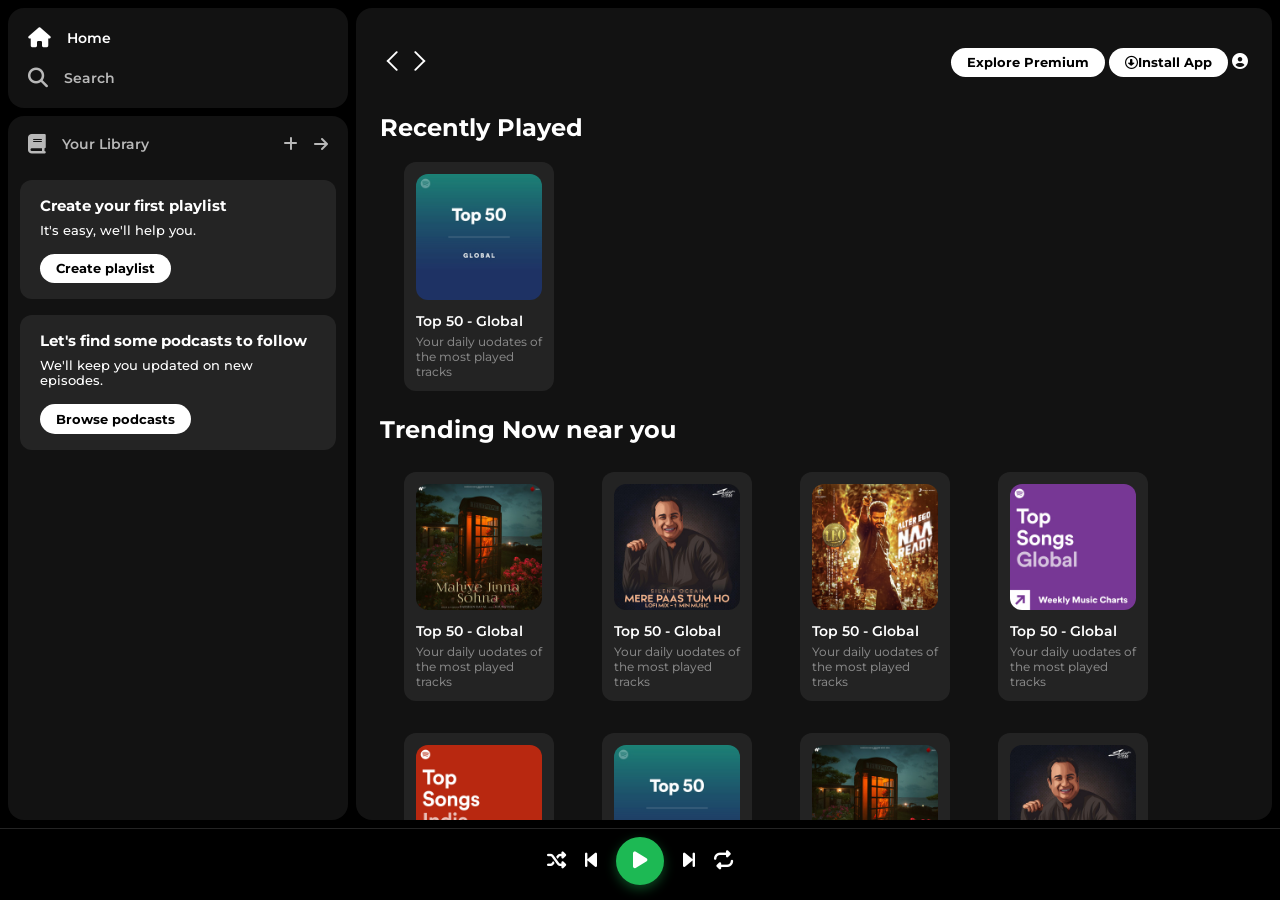
<file: Major prjt/index.html>
<!DOCTYPE html>
<html lang="en">

<head>
  <meta charset="UTF-8" />
  <meta http-equiv="X-UA-Compatible" content="IE=edge" />
  <meta name="viewport" content="width=device-width, initial-scale=1.0" />
  <title>Spotify Web Player for Everyone</title>
  <link rel="icon" href="logo.png" />
  <link rel="stylesheet" href="style.css" />
  <link rel="preconnect" href="https://fonts.googleapis.com" />
  <link rel="preconnect" href="https://fonts.gstatic.com" crossorigin />
  <link href="https://fonts.googleapis.com/css2?family=Montserrat:wght@100..900&display=swap" rel="stylesheet" />
  <link rel="stylesheet" href="https://cdnjs.cloudflare.com/ajax/libs/font-awesome/6.7.2/css/all.min.css" />
</head>

<body>
  <div class="main">
    <aside class="sidebar">
      <nav class="nav">
        <div class="nav-option active">
          <i class="fa-solid fa-house"></i>
          <a href="#">Home</a>
        </div>

        <div class="nav-option">
          <i class="fa-solid fa-magnifying-glass"></i>
          <a href="#">Search</a>
        </div>
      </nav>

      <section class="library">
        <div class="library-header">
          <div class="library-option">
            <i class="fa-solid fa-book"></i>
            <a href="#">Your Library</a>
          </div>

          <div class="icons">
            <i class="fa-solid fa-plus"></i>
            <i class="fa-solid fa-arrow-right"></i>
          </div>
        </div>

        <div class="library-content">
          <div class="library-box">
            <p class="box-title">Create your first playlist</p>
            <p class="box-text">It's easy, we'll help you.</p>
            <button class="badge">Create playlist</button>
          </div>

          <div class="library-box">
            <p class="box-title">Let's find some podcasts to follow</p>
            <p class="box-text">We'll keep you updated on new episodes.</p>
            <button class="badge">Browse podcasts</button>
          </div>
        </div>
      </section>
    </aside>

    <main class="main-content">
      <div class="sticky-nav">
        <div class="nav-icons">
          <img src="backward_icon.png" alt="Spotify Logo" />
          <img src="forward_icon.png" alt="Spotify Logo" />
        </div>
        <div class="sticky-nav-option"><button class="badge">Explore Premium</button>
          <button class="badge"><i class="fa-regular fa-circle-down"></i>Install App</button>
          <i class="fa-solid fa-circle-user"></i>
        </div>

      </div>


      <div class="cards">

        <h2>Recently Played</h2>
        <div class="card-container">
          <div class="card">
            <img src="card1img.jpeg" class="card-image">
            <p class="card-title">Top 50 - Global </p>
            <p class="card-info">Your daily uodates of the most played tracks </p>
          </div>
        </div>


        <h2>Trending Now near you</h2>
        <div class="cards-container">
          <div class="card">
            <img src="card2img.jpeg" class="card-image">
            <p class="card-title">Top 50 - Global </p>
            <p class="card-info">Your daily uodates of the most played tracks </p>
          </div>

          <div class="card">
            <img src="card3img.jpeg" class="card-image">
            <p class="card-title">Top 50 - Global </p>
            <p class="card-info">Your daily uodates of the most played tracks </p>
          </div>

          <div class="card">
            <img src="card4img.jpeg" class="card-image">
            <p class="card-title">Top 50 - Global </p>
            <p class="card-info">Your daily uodates of the most played tracks </p>
          </div>
          <div class="card">
            <img src="card5img.jpeg" class="card-image">
            <p class="card-title">Top 50 - Global </p>
            <p class="card-info">Your daily uodates of the most played tracks </p>
          </div>

          <div class="card">
            <img src="card6img.jpeg" class="card-image">
            <p class="card-title">Top 50 - Global </p>
            <p class="card-info">Your daily uodates of the most played tracks </p>
          </div>

          <div class="card">
            <img src="card1img.jpeg" class="card-image">
            <p class="card-title">Top 50 - Global </p>
            <p class="card-info">Your daily uodates of the most played tracks </p>
          </div>
          <div class="card">
            <img src="card2img.jpeg" class="card-image">
            <p class="card-title">Top 50 - Global </p>
            <p class="card-info">Your daily uodates of the most played tracks </p>
          </div>

          <div class="card">
            <img src="card3img.jpeg" class="card-image">
            <p class="card-title">Top 50 - Global </p>
            <p class="card-info">Your daily uodates of the most played tracks </p>
          </div>

          <div class="card">
            <img src="card4img.jpeg" class="card-image">
            <p class="card-title">Top 50 - Global </p>
            <p class="card-info">Your daily uodates of the most played tracks </p>
          </div>
        </div>

      </div>
  </div>
  </main>

 <footer class="music-player">
    <!-- <div class="song-info">
      <img src="card1img.jpeg" alt="Song Image" class="song-image">
      <div class="song-details">
        <p class="song-title">Song Title</p>
        <p class="song-artist">Artist Name</p>  
      </div>
    </div> -->


    <div class="player-controls">
      <i class="fa-solid fa-shuffle"></i>
      <i class="fa-solid fa-backward-step"></i>
      <i class="fa-solid fa-play"></i>
      <i class="fa-solid fa-forward-step"></i>
      <i class="fa-solid fa-repeat"></i>
    </div>
    
  </footer>
  </div>
</body>

</html>
</file>
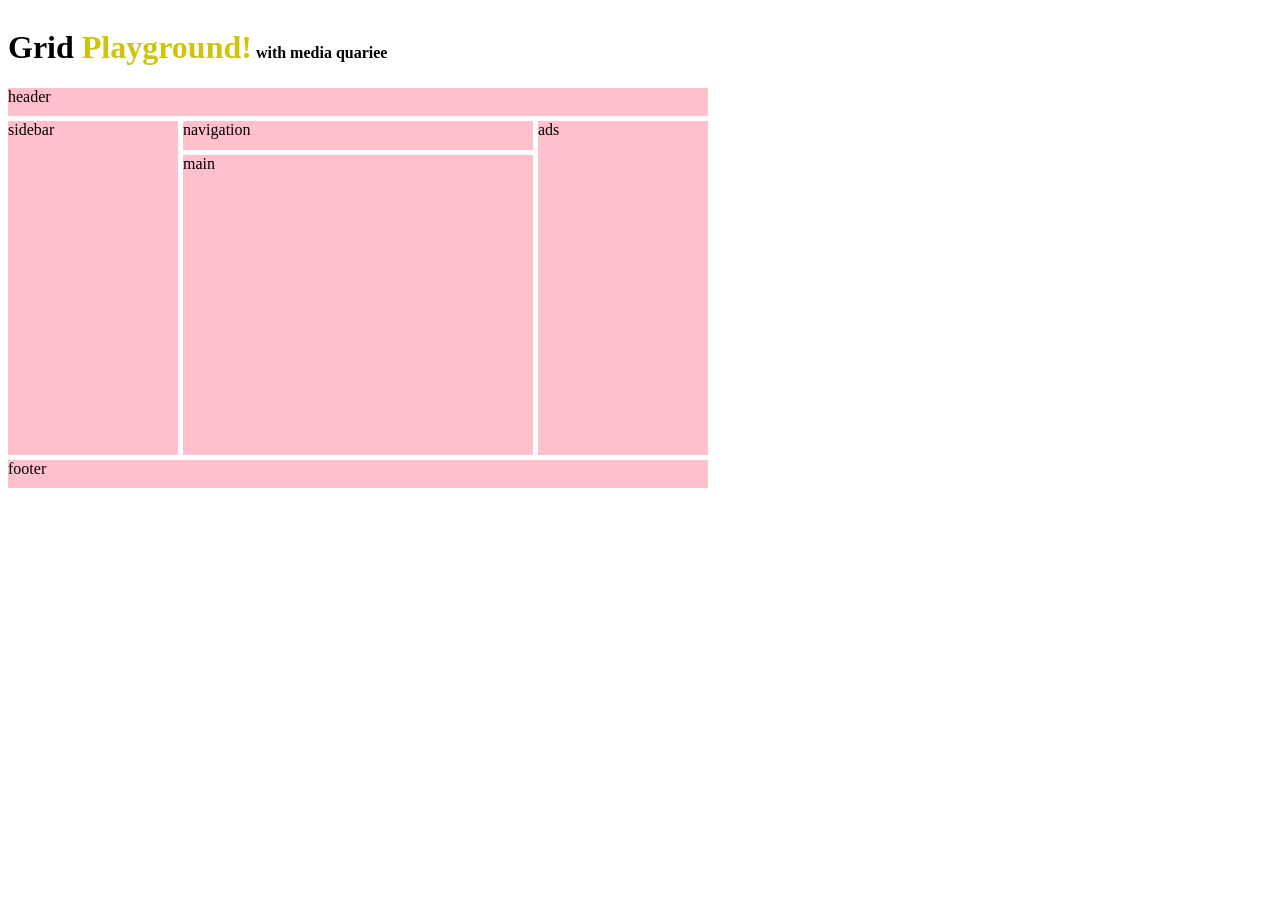
<file: layout.html>
<!DOCTYPE html>
<html lang="en">
  <head>
    <meta charset="UTF-8" />
    <meta http-equiv="X-UA-Compatible" content="IE=edge" />
    <meta name="viewport" content="width=device-width, initial-scale=1.0" />
    <title>Card</title>
    <link rel="stylesheet" href="layout.css" />
  </head>
  <body>
    <h1>Grid <span>Playground!</span> </h1>
    <h4>with media quariee</h4>
    <div class="container">
    <div class="header">header</div>
    <div class="sidebar">sidebar</div>
    <div class="navigation">navigation</div>
    <div class="main">main</div>
    <div class="ads">ads</div>
    <div class="footer">footer</div>
    </div>
    
    </body>
</file>
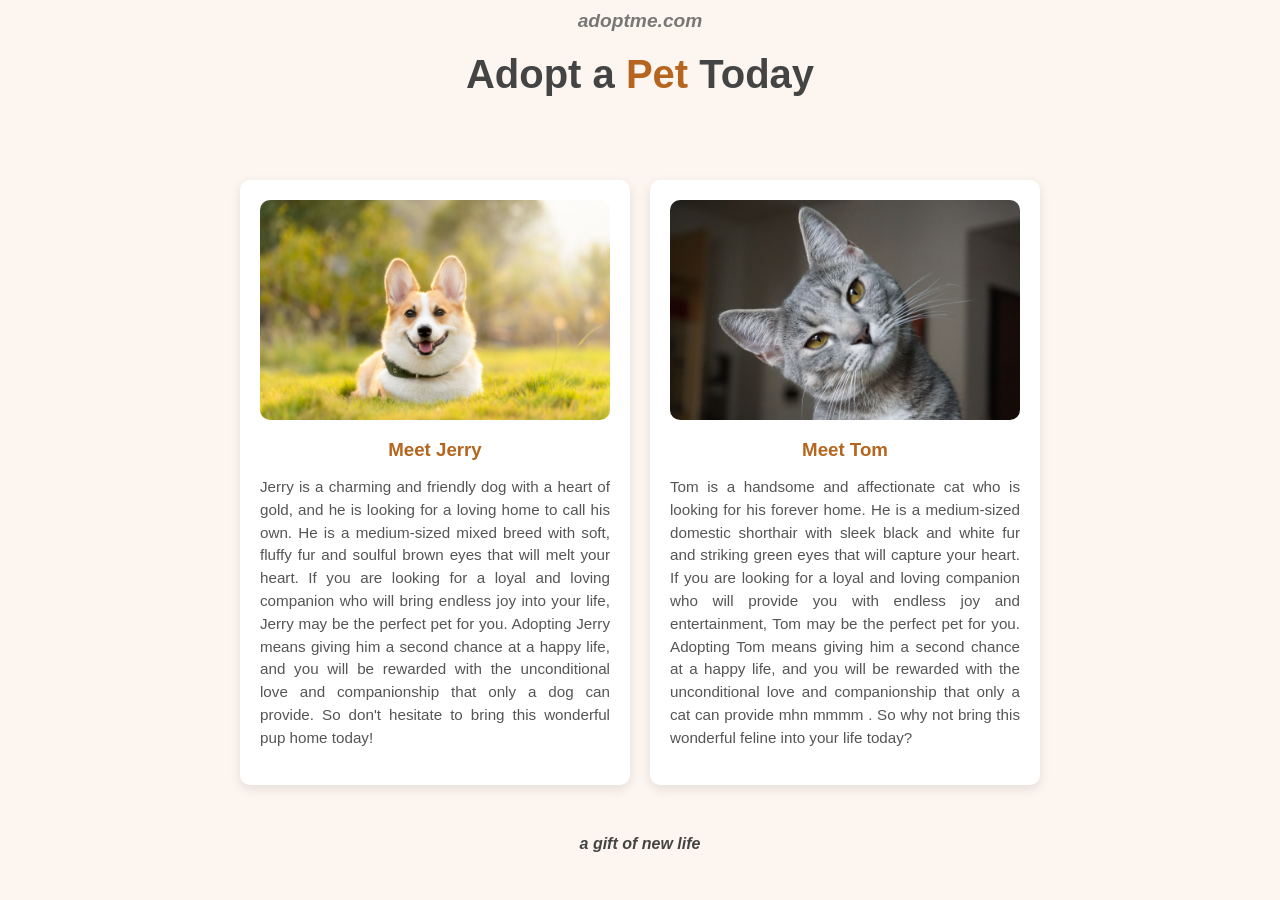
<file: petAdoption.html>
<!DOCTYPE html>
<html lang="en">
  <head>
    <meta charset="UTF-8" />
    <meta http-equiv="X-UA-Compatible" content="IE=edge" />
    <meta name="viewport" content="width=device-width, initial-scale=1.0" />
    <title>CSS</title>
    <link rel="stylesheet" href="petAdoption.css" />
    <link rel="stylesheet" href="https://fonts.googleapis.com/css2?family=Material+Symbols+Outlined:opsz,wght,FILL,GRAD@20..48,100..700,0..1,-50..200&icon_names=search" />
  </head>
  <body>
    <h2><i>adoptme.com</i></h2>
    <h1>Adopt a <span>Pet</span> Today</h1>
    <br /><br />
<style>
    .material-symbols-outlined {
  font-variation-settings:
  'FILL' 0,
  'wght' 400,
  'GRAD' 0,
  'opsz' 24
}
</style>
    <div id="pets">
      <div class="card">
        <img src="dog.jpg" alt="jerry" />
        <h3>Meet Jerry</h3>
        <p>
          Jerry is a charming and friendly dog with a heart of gold, and he is
          looking for a loving home to call his own. He is a medium-sized mixed
          breed with soft, fluffy fur and soulful brown eyes that will melt your
          heart. If you are looking for a loyal and loving companion who will
          bring endless joy into your life, Jerry may be the perfect pet for
          you. Adopting Jerry means giving him a second chance at a happy life,
          and you will be rewarded with the unconditional love and companionship
          that only a dog can provide. So don't hesitate to bring this wonderful
          pup home today!
        </p>
      </div>
      <div class="card">
        <img src="cat.jpg" alt="tom" />
        <h3>Meet Tom</h3>
        <p>
          Tom is a handsome and affectionate cat who is looking for his forever
          home. He is a medium-sized domestic shorthair with sleek black and
          white fur and striking green eyes that will capture your heart. If you
          are looking for a loyal and loving companion who will provide you with
          endless joy and entertainment, Tom may be the perfect pet for you.
          Adopting Tom means giving him a second chance at a happy life, and you
          will be rewarded with the unconditional love and companionship that
          only a cat can provide mhn mmmm . So why not bring this wonderful
          feline into your life today?
        </p>
      </div>
    </div>
    <h4>a gift of new life</h4>
  </body>
</html>
</file>
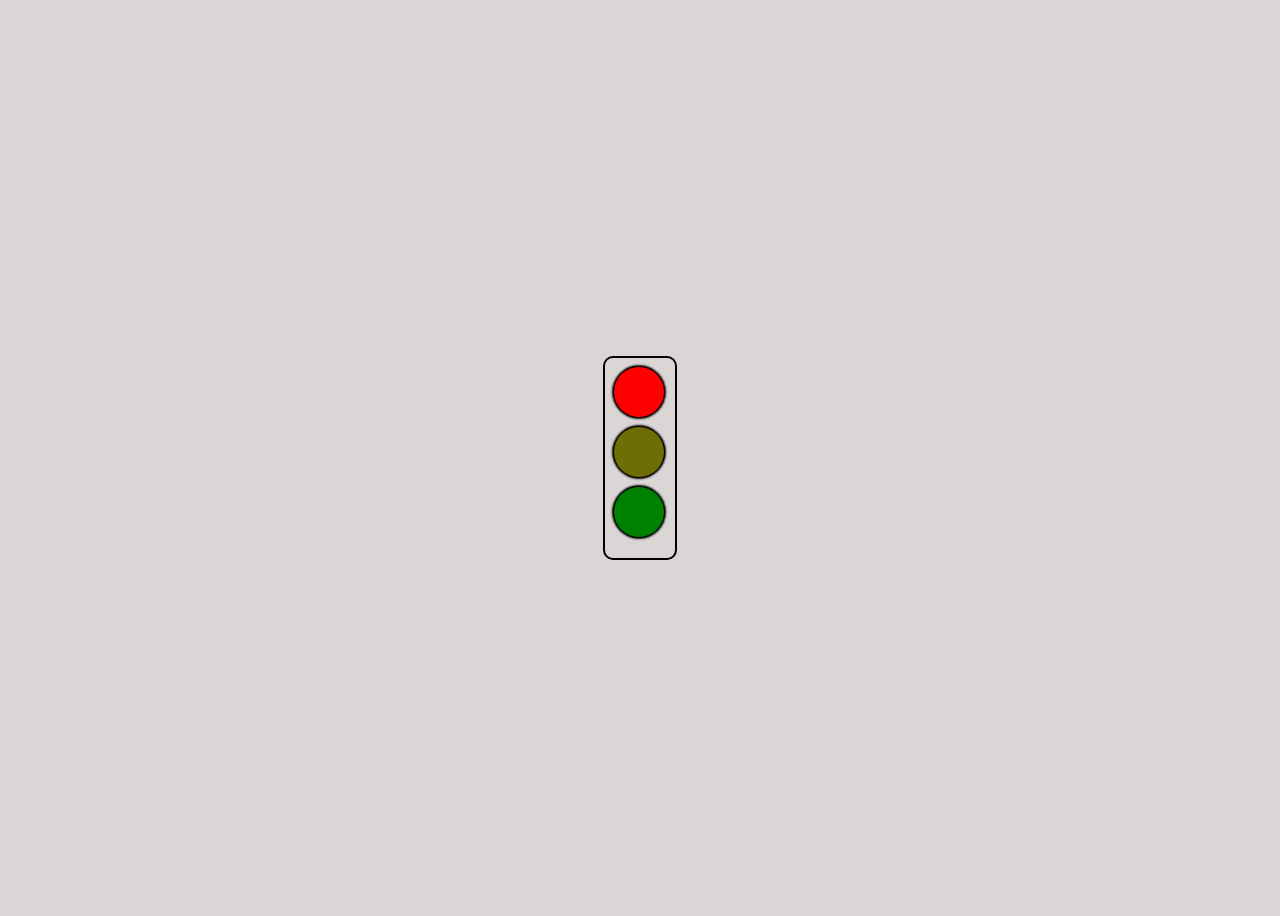
<file: trafficLight.html>
<!DOCTYPE html>
<html lang="en">

<head>
    <meta charset="UTF-8" />
    <meta http-equiv="X-UA-Compatible" content="IE=edge" />
    <meta name="viewport" content="width=device-width, initial-scale=1.0" />
    <title>Traffic-Light bhrum.. bhrum...</title>
    <link rel="stylesheet" href="trafficLight.css" />
    <link rel="icon" href="trafficlight.jpg" />
</head>


<body>
    <div id="outer">
        <div class="inner" id="red"></div>

        <div class="inner" id="yellow"></div>

        <div class="inner" id="green"></div>
    </div>
</body>

</html>
</file>
<file: Major prjt/style.css>
* {
  box-sizing: border-box;
}

body {
  margin: 0;
  overflow: hidden;
  background-color: #000;
  color: #fff;
  font-family: "Montserrat", sans-serif;
}

a {
  color: inherit;
  text-decoration: none;
}

button {
  border: 0;
  font: inherit;
  cursor: pointer;
}

.main {
  display: flex;
  gap: 0.5rem;
  height: calc(100vh - 72px);
  padding: 0.5rem;
}

.sidebar {
  display: flex;
  flex-direction: column;
  width: 340px;
  min-width: 280px;
  background-color: #000;
}

.nav,
.library {
  border-radius: 1rem;
  background-color: #121212;
}

.nav {
  display: flex;
  flex-direction: column;
  justify-content: center;
  min-height: 100px;
  padding: 0.5rem 0.75rem;
}

.nav-option,
.library-option {
  display: flex;
  align-items: center;
  gap: 1rem;
  min-height: 2.5rem;
  padding: 0.25rem 0.5rem;
  opacity: 0.7;
  transition: opacity 0.2s ease;
}

.nav-option:hover,
.library-option:hover,
.nav-option.active {
  opacity: 1;
}

.nav-option i,
.library-option i {
  font-size: 1.25rem;
}

.nav-option a,
.library-option a {
  font-size: 0.9rem;
  font-weight: 600;
}

.library {
  display: flex;
  flex: 1;
  flex-direction: column;
  min-height: 0;
  margin-top: 0.5rem;
  padding: 0.5rem 0.75rem;
}

.library-header {
  display: flex;
  align-items: center;
  justify-content: space-between;
  gap: 1rem;
}

.icons {
  display: flex;
  gap: 1rem;
  padding-right: 0.5rem;
  opacity: 0.7;
}

.icons i {
  cursor: pointer;
  transition: opacity 0.2s ease;
}

.icons i:hover {
  opacity: 1;
}

.library-content {
  flex: 1;
  min-height: 0;
  overflow-y: auto;
  padding-top: 1rem;
}

.library-box {
  margin-bottom: 1rem;
  border-radius: 0.75rem;
  padding: 1rem 1.25rem;
  background-color: #242424;
}

.box-title {
  margin: 0 0 0.5rem;
  font-size: 0.95rem;
  font-weight: 700;
}

.box-text {
  margin: 0 0 1rem;
  font-size: 0.8rem;
  font-weight: 500;
}

.badge {
  border-radius: 999px;
  padding: 0.45rem 1rem;
  background-color: #fff;
  color: #000;
  font-size: 0.8rem;
  font-weight: 700;
}

.main-content {
  flex: 1;
  overflow: auto;
  border-radius: 1rem;
  background-color: #121212;
  padding: 1.5rem;
}

.music-player {
  position: fixed;
  right: 0;
  bottom: 0;
  left: 0;
  height: 72px;
  background-color: #000;
  border-top: 1px solid #242424;
}

.sticky-nav {
  position: sticky;
  top: 0;
  background-color: #121212;
  display: flex;
  justify-content: space-between;
  align-items: center;
  padding: 1rem 0rem 1rem 0rem;
}

.sticky-nav-icons img {
  width: 24px;
  height: 24px;
}

.sticky-nav-icons {
  margin: left 0.75em;
}

.card {
  background-color: #232323;
  border-radius: 0.75rem;
  width: 150px;
  padding: 0.75rem;
  margin:1.5rem;
  margin-top:0.5rem;
}

.cards-container {
  display: flex;
  flex-wrap:wrap;
  
}

.card-image {
  width: 100%;
  border-radius: 0.75rem;
}

.card-title {
  margin: 0.5rem 0 0;
  font-size: 0.9rem;
  font-weight: 600;
}

.card-info {
  margin: 0.25rem 0 0;
  font-size: 0.75rem;
  font-weight: 450;
  color: #888;
}

.player-controls {
  display: flex;
  align-items: center;
  justify-content: center;
  gap: 1.2rem;
  padding: 0.5rem 1rem;
}

.player-controls i {
  font-size: 1.2rem;
  cursor: pointer;
  transition: 0.2s ease;
}

.player-controls i:hover {
  transform: scale(1.1);
}

/* Play button styling */
.player-controls .fa-play {
  background-color: #1db954; /* Spotify green */
  color: white;

  width: 3rem;
  height: 3rem;

  display: flex;
  align-items: center;
  justify-content: center;

  border-radius: 50%;
  box-shadow: 0 4px 12px rgba(29, 185, 84, 0.4);
}

.player-controls .fa-play:hover {
  transform: scale(1.08);

  
}
</file>
<file: layout.css>
span {
    color: rgb(206, 196, 9);
}

h1,
h4 {
    display: inline-block;
}

.container {
    height: 400px;
    width: 700px;
    display: grid;

    /* Better way */
    grid-template-rows: repeat(12, 1fr);
    grid-template-columns: repeat(12, 1fr);

    background-color: pink;
}

/* HEADER */
.header {
    grid-column: 1 / 13;
    border-bottom: 5px solid white;
}

/* FOOTER */
.footer {
    grid-column: 1 / 13;
    border-top: 5px solid white;
}

/* SIDEBAR */
.sidebar {
    grid-column: 1 / 4;
    grid-row: 2 / 12;
    border-right: 5px solid white;
}

/* ADS */
.ads {
    grid-column: 10 / 13;
    grid-row: 2 / 12;
    border-left: 5px solid white;
}

/* NAVIGATION */
.navigation {
    grid-column: 4 / 10;
    grid-row: 2 / 3;
    border-bottom: 5px solid white;
}

/* MAIN CONTENT */
.main {
    grid-column: 4 / 10;
    grid-row: 3 / 12;
}

/* RESPONSIVE DESIGN */
@media (max-width: 429px) {

    .footer {
        grid-column: 4 / 13;
    }

    .sidebar {
        grid-column: 1 / 4;
        grid-row: 3 / 12;
    }

    .ads {
        grid-column: 1 / 4;
        grid-row: 12 / 13;

        border-top: 5px solid white;
        border-right: 5px solid white;

        /* remove unnecessary border */
        border-left: none;
    }

    .navigation {
        grid-column: 1 / 13;
    }

    .main {
        grid-column: 4 / 10;
        grid-row: 3 / 12;
    }
}
</file>
<file: petAdoption.css>
body {
    font-family: 'Segoe UI', Tahoma, Geneva, Verdana, sans-serif;
    margin: 0;
    padding: 0;
    background: #fdf6f0; /* soft background */
    color: #333;
    text-align: center;
}

h1 {
    font-size: 2.5rem;
    margin-top: 20px;
    color: #444;
}

h1 span {
    color: #b5651d; /* warm brown accent */
}

h2 {
    font-size: 1.2rem;
    color: #777;
    margin: 10px 0;
}

#pets {
    display: flex;
    justify-content: center;
    gap: 20px;
    flex-wrap: wrap;
    padding: 20px;
}

.card {
    width: 350px;
    border: none;
    border-radius: 10px;
    padding: 20px;
    background: #fff;
    box-shadow: 0 4px 12px rgba(0,0,0,0.1);
    transition: transform 0.3s ease, box-shadow 0.3s ease;
}

.card:hover {
    transform: translateY(-5px);
    box-shadow: 0 6px 16px rgba(0,0,0,0.2);
}

.card img {
    width: 100%;
    height: 220px;
    object-fit: cover;
    border-radius: 10px;
}

.card h3 {
    margin: 15px 0 10px;
    color: #b5651d;
}

.card p {
    font-size: 0.95rem;
    line-height: 1.5;
    color: #555;
    text-align: justify;
}

h4 {
    margin: 30px 0;
    font-style: italic;
    color: #444;
}

/* Responsive */
@media (max-width: 768px) {
    #pets {
        flex-direction: column;
        align-items: center;
    }
}
</file>
<file: trafficLight.css>
body {
     display: flex;
     justify-content: center;
     align-items: center;
     height: 100vh;
     background-color: rgb(219, 214, 214);
}


#outer {
     height: 200px;
     width: 70px;
     border: 2px solid black;
     border-radius: 10px;
     background-color: rgb(219, 214, 214);
}

.inner {
     height: 50px;
     width: 50px;
     border: 1px solid black;
     border-radius: 50px;
     margin-left: 8px;
     margin-top: 8px;
     box-shadow: 0px 0px 2px 1px rgb(0, 0, 0);
}

#green {

     background-color: green
}

#yellow {

     background-color: rgb(110, 110, 4);
}

#red {

     background-color: red;
}
</file>
